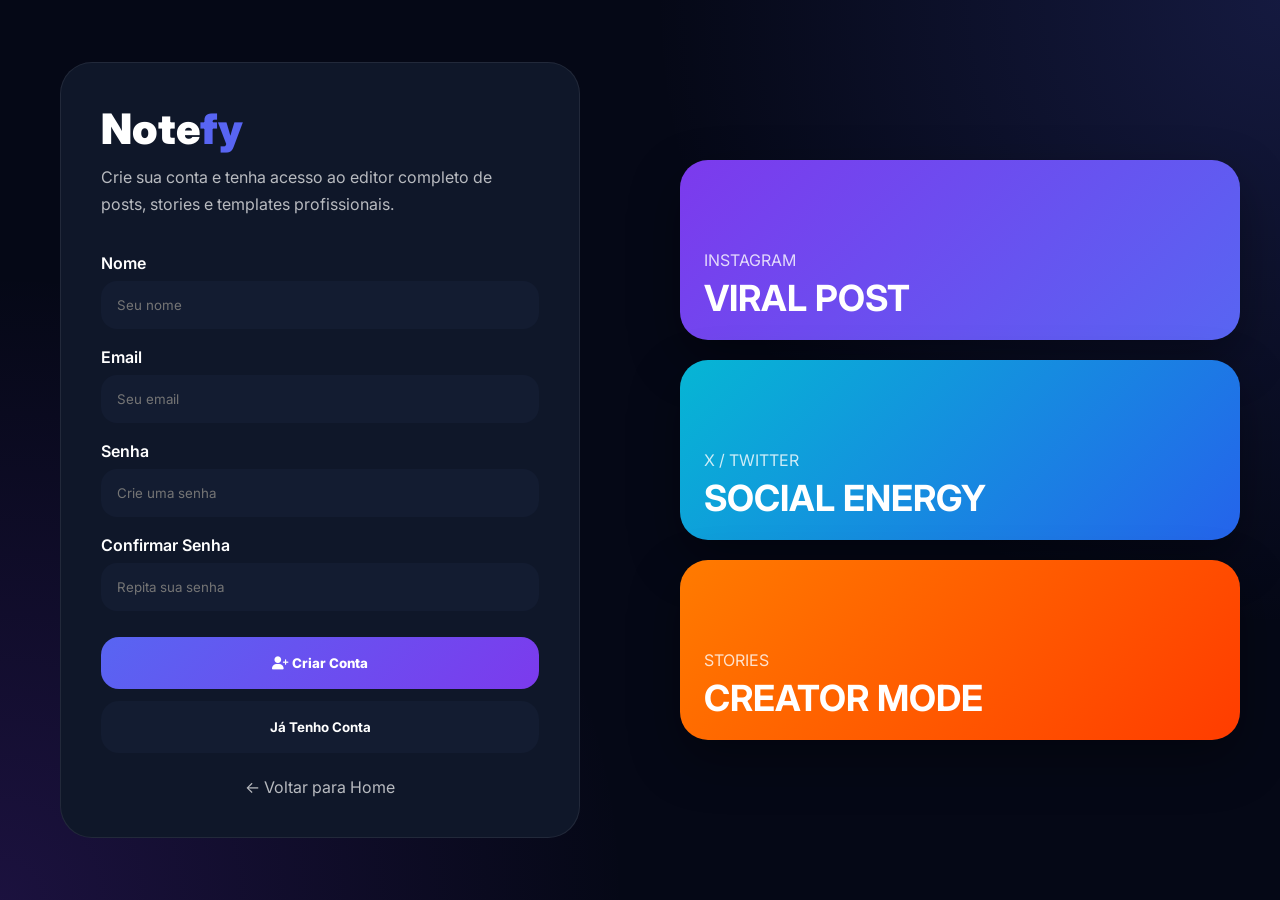
<file: PAGINA_DE_LOGIN/cadastro.html>
<!DOCTYPE html>
<html lang="pt-br">
<head>

<meta charset="UTF-8">
<meta name="viewport" content="width=device-width, initial-scale=1.0">

<title>Criar Conta - Notefy Studio</title>

<link rel="stylesheet" href="style.css">

<link
rel="stylesheet"
href="https://cdnjs.cloudflare.com/ajax/libs/font-awesome/6.5.1/css/all.min.css">

<style>

*{
    margin:0;
    padding:0;
    box-sizing:border-box;
}

body{
    min-height:100vh;
    background:
    radial-gradient(circle at top right,#5865f230,transparent 40%),
    radial-gradient(circle at bottom left,#7c3aed30,transparent 40%),
    #050816;
    font-family:Inter,sans-serif;
    color:white;
}

.register-layout{
    min-height:100vh;
    display:grid;
    grid-template-columns:1fr 1fr;
}

.register-left{
    display:flex;
    justify-content:center;
    align-items:center;
    padding:40px;
}

.register-card{
    width:100%;
    max-width:520px;
    background:#0f1729;
    border:1px solid rgba(255,255,255,.08);
    border-radius:32px;
    padding:40px;
}

.logo{
    font-size:42px;
    font-weight:900;
    margin-bottom:10px;
}

.logo span{
    color:#5865f2;
}

.subtitle{
    opacity:.7;
    line-height:1.7;
    margin-bottom:35px;
}

.input-group{
    margin-bottom:18px;
}

.input-group label{
    display:block;
    margin-bottom:8px;
    font-weight:600;
}

.input-group input{
    width:100%;
    border:none;
    outline:none;
    background:#131c31;
    color:white;
    padding:16px;
    border-radius:16px;
}

.primary-btn{
    width:100%;
    padding:18px;
    border:none;
    border-radius:18px;
    cursor:pointer;
    font-weight:800;
    color:white;
    background:
    linear-gradient(
        135deg,
        #5865f2,
        #7c3aed
    );
    margin-top:8px;
}

.secondary-btn{
    width:100%;
    padding:18px;
    border:none;
    border-radius:18px;
    cursor:pointer;
    font-weight:700;
    color:white;
    background:#131c31;
    margin-top:12px;
}

.bottom-link{
    text-align:center;
    margin-top:24px;
}

.bottom-link a{
    color:white;
    text-decoration:none;
    opacity:.7;
}

.register-right{
    display:flex;
    justify-content:center;
    align-items:center;
    padding:40px;
}

.showcase{
    width:100%;
    max-width:600px;
    display:grid;
    gap:20px;
}

.show-card{
    height:180px;
    border-radius:28px;
    overflow:hidden;
    position:relative;
    padding:24px;
    display:flex;
    flex-direction:column;
    justify-content:flex-end;
    box-shadow:
    0 20px 50px rgba(0,0,0,.35);
}

.card-1{
    background:
    linear-gradient(
        135deg,
        #7c3aed,
        #5865f2
    );
}

.card-2{
    background:
    linear-gradient(
        135deg,
        #06b6d4,
        #2563eb
    );
}

.card-3{
    background:
    linear-gradient(
        135deg,
        #ff7b00,
        #ff3c00
    );
}

.show-card span{
    opacity:.8;
}

.show-card h2{
    margin-top:10px;
    font-size:36px;
    line-height:1;
}

@media(max-width:1000px){

    .register-layout{
        grid-template-columns:1fr;
    }

    .register-right{
        display:none;
    }

}

</style>

</head>

<body>

<div class="register-layout">

    <div class="register-left">

        <div class="register-card">

            <div class="logo">
                Note<span>fy</span>
            </div>

            <p class="subtitle">
                Crie sua conta e tenha acesso ao editor
                completo de posts, stories e templates
                profissionais.
            </p>

            <div class="input-group">

                <label>Nome</label>

                <input
                type="text"
                id="nome"
                placeholder="Seu nome">

            </div>

            <div class="input-group">

                <label>Email</label>

                <input
                type="email"
                id="email"
                placeholder="Seu email">

            </div>

            <div class="input-group">

                <label>Senha</label>

                <input
                type="password"
                id="senha"
                placeholder="Crie uma senha">

            </div>

            <div class="input-group">

                <label>Confirmar Senha</label>

                <input
                type="password"
                id="confirmarSenha"
                placeholder="Repita sua senha">

            </div>

            <button
            class="primary-btn"
            onclick="criarConta()">

                <i class="fa-solid fa-user-plus"></i>
                Criar Conta

            </button>

            <button
            class="secondary-btn"
            onclick="window.location.href='login.index.html'">

                Já Tenho Conta

            </button>

            <div class="bottom-link">

                <a href="/index.html">
                    ← Voltar para Home
                </a>

            </div>

        </div>

    </div>

    <div class="register-right">

        <div class="showcase">

            <div class="show-card card-1">

                <span>INSTAGRAM</span>

                <h2>
                    VIRAL
                    POST
                </h2>

            </div>

            <div class="show-card card-2">

                <span>X / TWITTER</span>

                <h2>
                    SOCIAL
                    ENERGY
                </h2>

            </div>

            <div class="show-card card-3">

                <span>STORIES</span>

                <h2>
                    CREATOR
                    MODE
                </h2>

            </div>

        </div>

    </div>

</div>

<script src="script.js"></script>

</body>
</html>
</file>
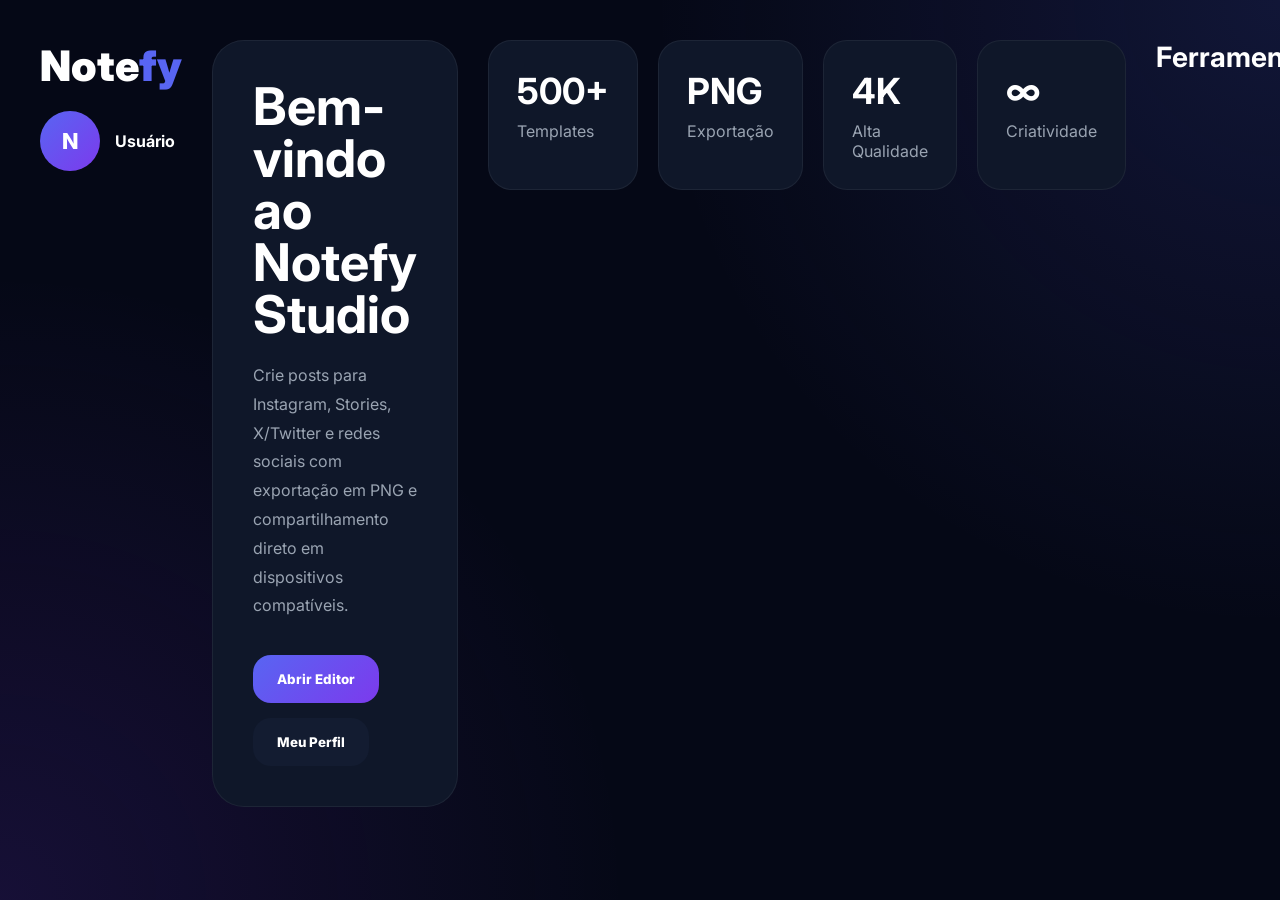
<file: PAGINA_DE_LOGIN/dashboard.html>
<!DOCTYPE html>
<html lang="pt-br">
<head>

<meta charset="UTF-8">
<meta name="viewport" content="width=device-width, initial-scale=1.0">

<title>Dashboard - Notefy Studio</title>

<link rel="stylesheet" href="style.css">

<link
rel="stylesheet"
href="https://cdnjs.cloudflare.com/ajax/libs/font-awesome/6.5.1/css/all.min.css">

<style>

body{
    min-height:100vh;
    padding:40px;
}

.dashboard{

    max-width:1400px;
    margin:0 auto;

}

.topbar{

    display:flex;
    justify-content:space-between;
    align-items:center;
    gap:20px;
    margin-bottom:35px;
    flex-wrap:wrap;

}

.brand{

    font-size:42px;
    font-weight:900;

}

.brand span{

    color:#5865f2;

}

.user-box{

    display:flex;
    align-items:center;
    gap:15px;

}

.avatar{

    width:60px;
    height:60px;

    border-radius:50%;

    background:
    linear-gradient(
        135deg,
        #5865f2,
        #7c3aed
    );

    display:flex;
    align-items:center;
    justify-content:center;

    font-weight:800;
    font-size:22px;

}

.hero{

    background:#0f1729;

    border-radius:32px;

    padding:40px;

    border:1px solid rgba(255,255,255,.06);

    margin-bottom:35px;

}

.hero h1{

    font-size:52px;

    line-height:1;

    margin-bottom:20px;

}

.hero p{

    color:#9aa4b2;

    max-width:700px;

    line-height:1.8;

}

.stats{

    display:grid;

    grid-template-columns:
    repeat(4,1fr);

    gap:20px;

    margin-bottom:35px;

}

.stat{

    background:#0f1729;

    border-radius:24px;

    padding:28px;

    border:1px solid rgba(255,255,255,.06);

}

.stat h2{

    font-size:36px;

    margin-bottom:8px;

}

.stat p{

    color:#9aa4b2;

}

.section-title{

    font-size:28px;

    margin-bottom:20px;

}

.tools{

    display:grid;

    grid-template-columns:
    repeat(4,1fr);

    gap:20px;

    margin-bottom:35px;

}

.tool-card{

    background:#0f1729;

    border-radius:28px;

    padding:30px;

    border:1px solid rgba(255,255,255,.06);

    cursor:pointer;

    transition:.25s;

}

.tool-card:hover{

    transform:
    translateY(-5px);

}

.tool-card i{

    font-size:42px;

    margin-bottom:20px;

}

.tool-card h3{

    margin-bottom:12px;

}

.tool-card p{

    color:#9aa4b2;

    line-height:1.6;

}

.templates{

    display:grid;

    grid-template-columns:
    repeat(4,1fr);

    gap:20px;

}

.template{

    border-radius:28px;

    overflow:hidden;

    background:#0f1729;

    border:1px solid rgba(255,255,255,.06);

}

.template-preview{

    height:220px;

    display:flex;

    align-items:center;

    justify-content:center;

    text-align:center;

    font-weight:900;

    font-size:34px;

}

.temp1{

    background:
    linear-gradient(
        135deg,
        #7c3aed,
        #5865f2
    );

}

.temp2{

    background:
    linear-gradient(
        135deg,
        #06b6d4,
        #2563eb
    );

}

.temp3{

    background:
    linear-gradient(
        135deg,
        #ff7b00,
        #ff3c00
    );

}

.temp4{

    background:
    linear-gradient(
        135deg,
        #000,
        #1a1a1a
    );

}

.template-info{

    padding:18px;

}

.template-info h4{

    margin-bottom:8px;

}

.template-info p{

    color:#9aa4b2;

    font-size:14px;

}

.actions{

    margin-top:35px;

    display:flex;

    gap:15px;

    flex-wrap:wrap;

}

.btn{

    border:none;

    border-radius:18px;

    padding:16px 24px;

    cursor:pointer;

    font-weight:800;

}

.btn-primary{

    background:
    linear-gradient(
        135deg,
        #5865f2,
        #7c3aed
    );

    color:white;

}

.btn-secondary{

    background:#131c31;

    color:white;

}

@media(max-width:1200px){

    .stats,
    .tools,
    .templates{

        grid-template-columns:
        repeat(2,1fr);

    }

}

@media(max-width:700px){

    .stats,
    .tools,
    .templates{

        grid-template-columns:1fr;

    }

    .hero h1{

        font-size:40px;

    }

}

</style>

</head>

<body>

<div class="dashboard">

    <div class="topbar">

        <div class="brand">

            Note<span>fy</span>

        </div>

        <div class="user-box">

            <div class="avatar" id="avatar">

                N

            </div>

            <div>

                <strong id="userName">

                    Usuário

                </strong>

            </div>

        </div>

    </div>

    <section class="hero">

        <h1>

            Bem-vindo ao
            Notefy Studio

        </h1>

        <p>

            Crie posts para Instagram,
            Stories, X/Twitter e redes sociais
            com exportação em PNG e
            compartilhamento direto em dispositivos compatíveis.

        </p>

        <div class="actions">

            <button
            class="btn btn-primary"
            onclick="window.location.href='notas.index.html'">

                Abrir Editor

            </button>

            <button
            class="btn btn-secondary"
            onclick="window.location.href='perfil_usuario/perfil.index.html'">

                Meu Perfil

            </button>

        </div>

    </section>

    <div class="stats">

        <div class="stat">

            <h2>500+</h2>

            <p>Templates</p>

        </div>

        <div class="stat">

            <h2>PNG</h2>

            <p>Exportação</p>

        </div>

        <div class="stat">

            <h2>4K</h2>

            <p>Alta Qualidade</p>

        </div>

        <div class="stat">

            <h2>∞</h2>

            <p>Criatividade</p>

        </div>

    </div>

    <h2 class="section-title">

        Ferramentas

    </h2>

    <div class="tools">

        <div
        class="tool-card"
        onclick="window.location.href='notas.index.html'">

            <i class="fa-solid fa-pen-ruler"></i>

            <h3>Editor Visual</h3>

            <p>
                Crie posts modernos e personalizados.
            </p>

        </div>

        <div class="tool-card">

            <i class="fa-brands fa-instagram"></i>

            <h3>Instagram</h3>

            <p>
                Templates otimizados para feed.
            </p>

        </div>

        <div class="tool-card">

            <i class="fa-brands fa-x-twitter"></i>

            <h3>X / Twitter</h3>

            <p>
                Tweets visuais e virais.
            </p>

        </div>

        <div class="tool-card">

            <i class="fa-solid fa-mobile-screen"></i>

            <h3>Stories</h3>

            <p>
                Formato vertical profissional.
            </p>

        </div>

    </div>

    <h2 class="section-title">

        Templates em Destaque

    </h2>

    <div class="templates">

        <div class="template">

            <div class="template-preview temp1">
                VIRAL POST
            </div>

            <div class="template-info">

                <h4>Purple Viral</h4>

                <p>Template premium para Instagram.</p>

            </div>

        </div>

        <div class="template">

            <div class="template-preview temp2">
                STORY PACK
            </div>

            <div class="template-info">

                <h4>Neon Story</h4>

                <p>Stories modernos e elegantes.</p>

            </div>

        </div>

        <div class="template">

            <div class="template-preview temp3">
                CREATOR
            </div>

            <div class="template-info">

                <h4>Creator Orange</h4>

                <p>Ideal para lançamentos e anúncios.</p>

            </div>

        </div>

        <div class="template">

            <div class="template-preview temp4">
                LUXURY
            </div>

            <div class="template-info">

                <h4>Dark Luxury</h4>

                <p>Visual premium minimalista.</p>

            </div>

        </div>

    </div>

</div>

<script src="script.js"></script>

<script>

const nome =
localStorage.getItem(
    "notefy_nome"
);

if(nome){

    document.getElementById(
        "userName"
    ).innerHTML =
    nome;

    document.getElementById(
        "avatar"
    ).innerHTML =
    nome.charAt(0)
    .toUpperCase();

}

</script>

</body>
</html>
</file>
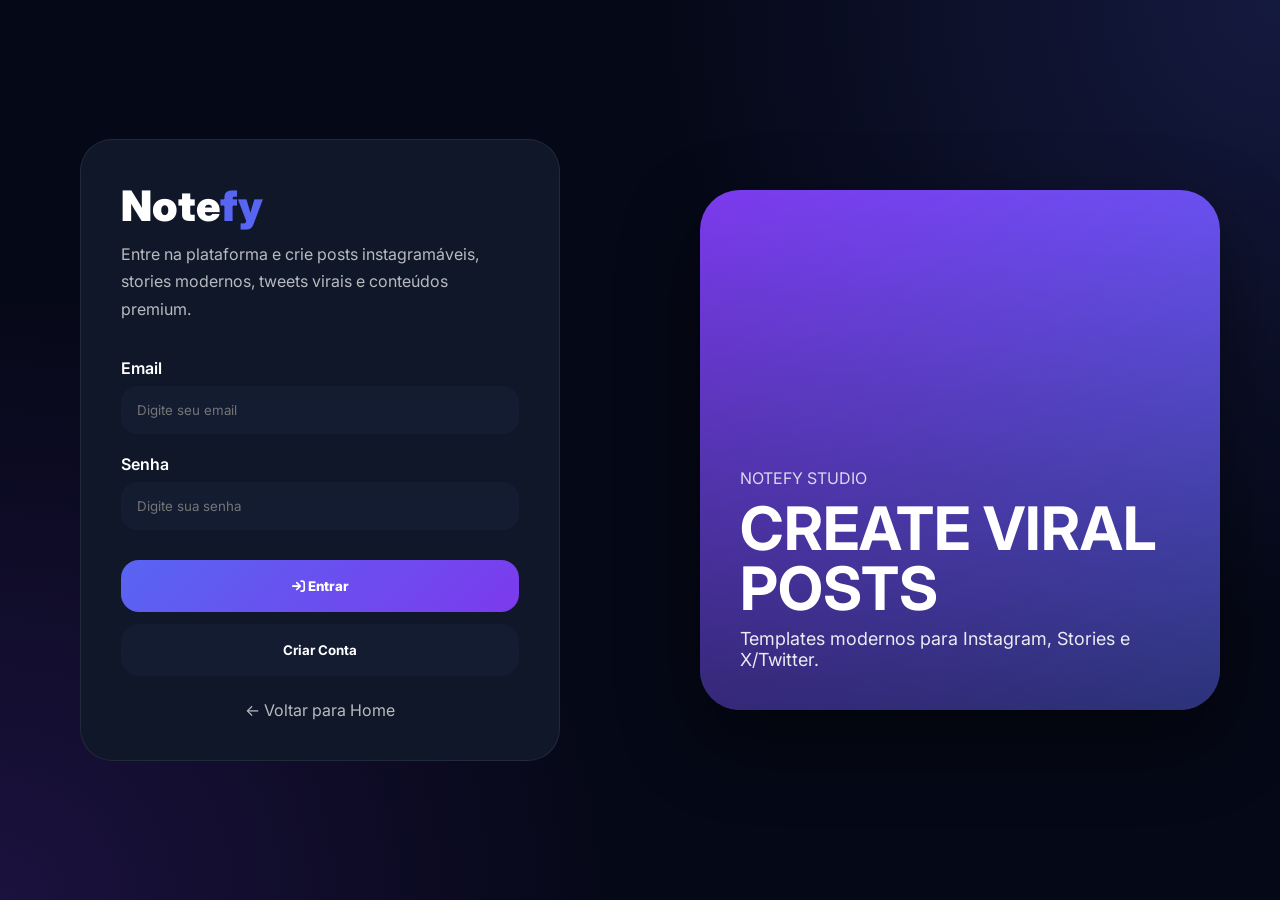
<file: PAGINA_DE_LOGIN/login.index.html>
<!DOCTYPE html>
<html lang="pt-br">
<head>

<meta charset="UTF-8">
<meta name="viewport" content="width=device-width, initial-scale=1.0">

<title>Entrar - Notefy Studio</title>

<link rel="stylesheet" href="style.css">

<link
rel="stylesheet"
href="https://cdnjs.cloudflare.com/ajax/libs/font-awesome/6.5.1/css/all.min.css">

<style>

*{
    margin:0;
    padding:0;
    box-sizing:border-box;
}

body{
    min-height:100vh;
    background:
    radial-gradient(circle at top right,#5865f230,transparent 40%),
    radial-gradient(circle at bottom left,#7c3aed30,transparent 40%),
    #050816;
    font-family:Inter,sans-serif;
    color:white;
}

.login-layout{
    min-height:100vh;
    display:grid;
    grid-template-columns:1fr 1fr;
}

.login-left{
    display:flex;
    justify-content:center;
    align-items:center;
    padding:40px;
}

.login-card{
    width:100%;
    max-width:480px;
    background:#0f1729;
    border:1px solid rgba(255,255,255,.08);
    border-radius:32px;
    padding:40px;
    backdrop-filter:blur(20px);
}

.logo{
    font-size:42px;
    font-weight:900;
    margin-bottom:10px;
}

.logo span{
    color:#5865f2;
}

.subtitle{
    opacity:.7;
    line-height:1.7;
    margin-bottom:35px;
}

.input-group{
    margin-bottom:20px;
}

.input-group label{
    display:block;
    margin-bottom:8px;
    font-weight:600;
}

.input-group input{
    width:100%;
    border:none;
    outline:none;
    background:#131c31;
    color:white;
    padding:16px;
    border-radius:16px;
}

.primary-btn{
    width:100%;
    padding:18px;
    border:none;
    border-radius:18px;
    cursor:pointer;
    font-weight:800;
    color:white;
    background:
    linear-gradient(
        135deg,
        #5865f2,
        #7c3aed
    );
    margin-top:10px;
}

.secondary-btn{
    width:100%;
    margin-top:12px;
    padding:18px;
    border:none;
    border-radius:18px;
    cursor:pointer;
    font-weight:700;
    color:white;
    background:#131c31;
}

.bottom-link{
    text-align:center;
    margin-top:24px;
}

.bottom-link a{
    color:white;
    text-decoration:none;
    opacity:.7;
}

.login-right{
    display:flex;
    justify-content:center;
    align-items:center;
    padding:50px;
}

.preview-card{
    width:100%;
    max-width:520px;
    aspect-ratio:1/1;
    border-radius:40px;
    overflow:hidden;
    background:
    linear-gradient(
        135deg,
        #7c3aed,
        #5865f2
    );
    position:relative;
    box-shadow:
    0 30px 80px rgba(0,0,0,.45);
}

.preview-overlay{
    position:absolute;
    inset:0;
    background:
    linear-gradient(
        to top,
        rgba(0,0,0,.5),
        transparent
    );
}

.preview-content{
    position:absolute;
    inset:0;
    display:flex;
    flex-direction:column;
    justify-content:flex-end;
    padding:40px;
}

.preview-content span{
    opacity:.8;
}

.preview-content h2{
    font-size:60px;
    line-height:1;
    margin:10px 0;
}

.preview-content p{
    font-size:18px;
    opacity:.9;
}

@media(max-width:1000px){

    .login-layout{
        grid-template-columns:1fr;
    }

    .login-right{
        display:none;
    }

}

</style>

</head>

<body>

<div class="login-layout">

    <div class="login-left">

        <div class="login-card">

            <div class="logo">
                Note<span>fy</span>
            </div>

            <p class="subtitle">
                Entre na plataforma e crie posts
                instagramáveis, stories modernos,
                tweets virais e conteúdos premium.
            </p>

            <div class="input-group">

                <label>Email</label>

                <input
                type="email"
                id="email"
                placeholder="Digite seu email">

            </div>

            <div class="input-group">

                <label>Senha</label>

                <input
                type="password"
                id="senha"
                placeholder="Digite sua senha">

            </div>

            <button
            class="primary-btn"
            onclick="fazerLogin()">

                <i class="fa-solid fa-arrow-right-to-bracket"></i>
                Entrar

            </button>

            <button
            class="secondary-btn"
            onclick="window.location.href='cadastro.html'">

                Criar Conta

            </button>

            <div class="bottom-link">

                <a href="/index.html">
                    ← Voltar para Home
                </a>

            </div>

        </div>

    </div>

    <div class="login-right">

        <div class="preview-card">

            <div class="preview-overlay"></div>

            <div class="preview-content">

                <span>
                    NOTEFY STUDIO
                </span>

                <h2>
                    CREATE
                    VIRAL
                    POSTS
                </h2>

                <p>
                    Templates modernos para Instagram,
                    Stories e X/Twitter.
                </p>

            </div>

        </div>

    </div>

</div>

<script src="script.js"></script>

</body>
</html>
</file>
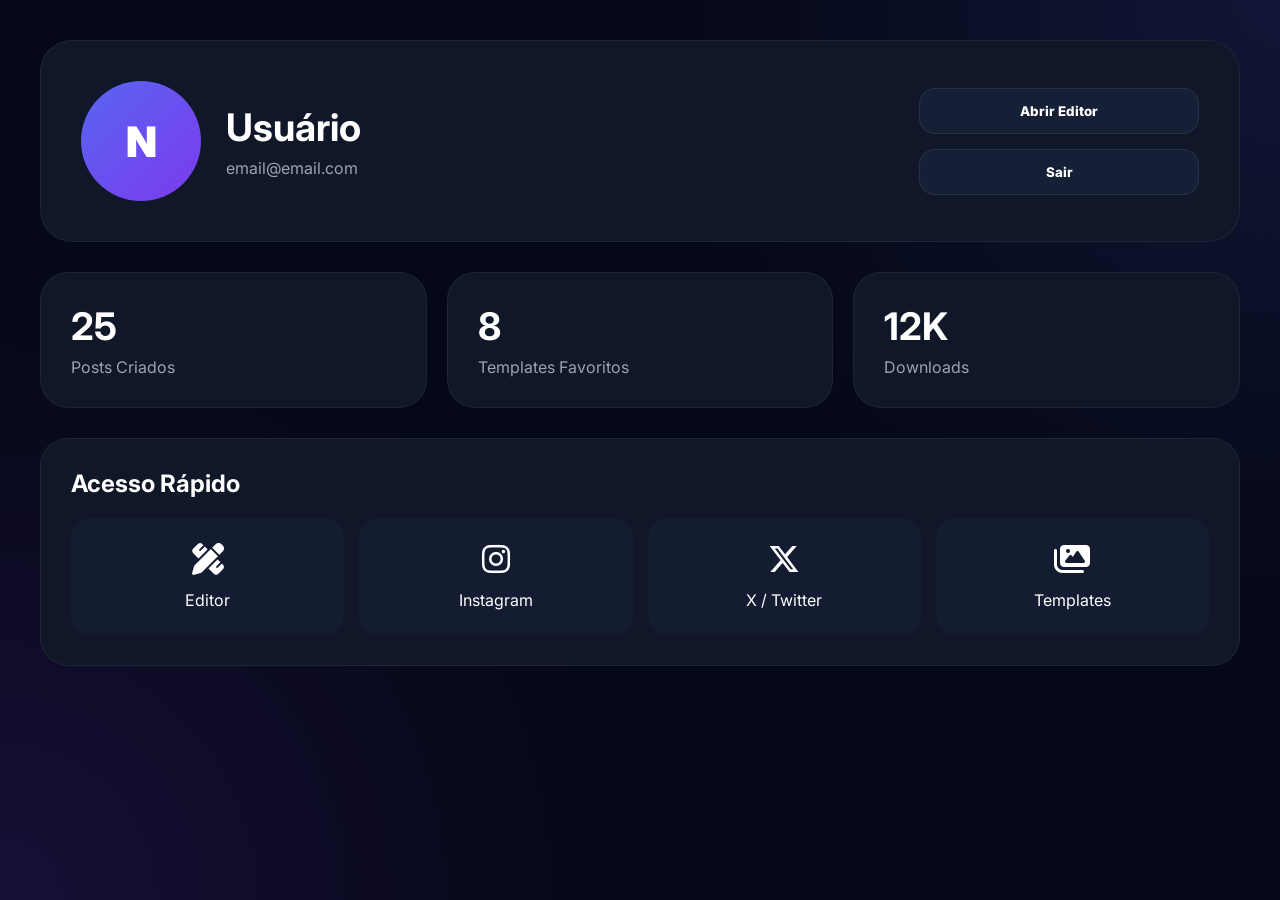
<file: PAGINA_DE_LOGIN/perfil_usuario/perfil.index.html>
<!DOCTYPE html>
<html lang="pt-br">
<head>

<meta charset="UTF-8">
<meta name="viewport" content="width=device-width, initial-scale=1.0">

<title>Perfil - Notefy Studio</title>

<link rel="stylesheet" href="../style.css">

<link
rel="stylesheet"
href="https://cdnjs.cloudflare.com/ajax/libs/font-awesome/6.5.1/css/all.min.css">

<style>

body{

    min-height:100vh;

    padding:40px;

}

.profile-container{

    max-width:1200px;

    margin:0 auto;

}

.profile-header{

    background:#0f1729;

    border:1px solid rgba(255,255,255,.06);

    border-radius:32px;

    padding:40px;

    display:flex;

    justify-content:space-between;

    align-items:center;

    gap:30px;

    flex-wrap:wrap;

}

.profile-left{

    display:flex;

    align-items:center;

    gap:25px;

}

.avatar{

    width:120px;

    height:120px;

    border-radius:50%;

    background:
    linear-gradient(
        135deg,
        #5865f2,
        #7c3aed
    );

    display:flex;

    align-items:center;

    justify-content:center;

    font-size:42px;

    font-weight:900;

}

.profile-info h1{

    font-size:38px;

    margin-bottom:8px;

}

.profile-info p{

    color:#9aa4b2;

}

.profile-actions{

    display:flex;

    gap:15px;

    flex-wrap:wrap;

}

.btn{

    border:none;

    border-radius:18px;

    padding:16px 24px;

    cursor:pointer;

    font-weight:800;

}

.btn-primary{

    background:
    linear-gradient(
        135deg,
        #5865f2,
        #7c3aed
    );

    color:white;

}

.btn-secondary{

    background:#131c31;

    color:white;

}

.stats{

    margin-top:30px;

    display:grid;

    grid-template-columns:
    repeat(3,1fr);

    gap:20px;

}

.stat-card{

    background:#0f1729;

    border-radius:28px;

    padding:30px;

    border:1px solid rgba(255,255,255,.06);

}

.stat-card h2{

    font-size:38px;

    margin-bottom:8px;

}

.stat-card p{

    color:#9aa4b2;

}

.quick-actions{

    margin-top:30px;

    background:#0f1729;

    border-radius:28px;

    padding:30px;

    border:1px solid rgba(255,255,255,.06);

}

.quick-actions h2{

    margin-bottom:20px;

}

.action-grid{

    display:grid;

    grid-template-columns:
    repeat(4,1fr);

    gap:15px;

}

.action-card{

    background:#131c31;

    border-radius:20px;

    padding:25px;

    text-align:center;

    cursor:pointer;

    transition:.25s;

}

.action-card:hover{

    transform:
    translateY(-4px);

}

.action-card i{

    font-size:32px;

    margin-bottom:15px;

}

@media(max-width:900px){

    .stats{

        grid-template-columns:1fr;

    }

    .action-grid{

        grid-template-columns:1fr 1fr;

    }

}

@media(max-width:600px){

    .action-grid{

        grid-template-columns:1fr;

    }

}

</style>

</head>

<body>

<div class="profile-container">

    <div class="profile-header">

        <div class="profile-left">

            <div class="avatar">

                N

            </div>

            <div class="profile-info">

                <h1 id="profileName">

                    Usuário

                </h1>

                <p id="profileEmail">

                    email@email.com

                </p>

            </div>

        </div>

        <div class="profile-actions">

            <button
            class="btn btn-primary"
            onclick="window.location.href='../notas.index.html'">

                Abrir Editor

            </button>

            <button
            class="btn btn-secondary"
            onclick="logout()">

                Sair

            </button>

        </div>

    </div>

    <div class="stats">

        <div class="stat-card">

            <h2>25</h2>

            <p>Posts Criados</p>

        </div>

        <div class="stat-card">

            <h2>8</h2>

            <p>Templates Favoritos</p>

        </div>

        <div class="stat-card">

            <h2>12K</h2>

            <p>Downloads</p>

        </div>

    </div>

    <div class="quick-actions">

        <h2>

            Acesso Rápido

        </h2>

        <div class="action-grid">

            <div
            class="action-card"
            onclick="window.location.href='../notas.index.html'">

                <i class="fa-solid fa-pen-ruler"></i>

                <p>Editor</p>

            </div>

            <div class="action-card">

                <i class="fa-brands fa-instagram"></i>

                <p>Instagram</p>

            </div>

            <div class="action-card">

                <i class="fa-brands fa-x-twitter"></i>

                <p>X / Twitter</p>

            </div>

            <div class="action-card">

                <i class="fa-solid fa-images"></i>

                <p>Templates</p>

            </div>

        </div>

    </div>

</div>

<script src="../script.js"></script>

<script>

const nome =
localStorage.getItem(
    "notefy_nome"
);

const email =
localStorage.getItem(
    "notefy_email"
);

if(nome){

    document.getElementById(
        "profileName"
    ).innerHTML = nome;

    document.querySelector(
        ".avatar"
    ).innerHTML =
    nome.charAt(0)
    .toUpperCase();

}

if(email){

    document.getElementById(
        "profileEmail"
    ).innerHTML = email;

}

</script>

</body>
</html>
</file>
<file: PAGINA_DE_LOGIN/style.css>
@import url('https://fonts.googleapis.com/css2?family=Inter:wght@300;400;500;600;700;800;900&display=swap');

:root {
  --bg: #050816;
  --bg2: #0b1020;

  --card: #0f1729;
  --card2: #131c31;

  --primary: #5865f2;
  --secondary: #2563eb;

  --purple: #7c3aed;
  --cyan: #06b6d4;

  --text: #ffffff;
  --muted: #9aa4b2;

  --success: #22c55e;
  --danger: #ef4444;

  --radius: 24px;
}

* {
  margin: 0;
  padding: 0;
  box-sizing: border-box;
}

html {
  scroll-behavior: smooth;
}

body {
  font-family: 'Inter', sans-serif;

  background:
    radial-gradient(
      circle at top right,
      rgba(88, 101, 242, 0.15),
      transparent 40%
    ),
    radial-gradient(
      circle at bottom left,
      rgba(124, 58, 237, 0.15),
      transparent 40%
    ),
    var(--bg);

  color: var(--text);

  min-height: 100vh;

  overflow-x: hidden;
}

/* ========================================
SCROLLBAR
======================================== */

::-webkit-scrollbar {
  width: 10px;
}

::-webkit-scrollbar-track {
  background: #0b1020;
}

::-webkit-scrollbar-thumb {
  background: linear-gradient(var(--primary), var(--purple));

  border-radius: 20px;
}

/* ========================================
LINKS
======================================== */

a {
  color: inherit;

  text-decoration: none;
}

/* ========================================
BUTTONS
======================================== */

button {
  font-family: 'Inter', sans-serif;
}

.primary-btn {
  background: linear-gradient(135deg, var(--primary), var(--purple));

  color: white;

  border: none;

  transition: 0.25s;
}

.primary-btn:hover {
  transform: translateY(-2px);
}

.secondary-btn {
  background: #131c31;

  color: white;

  border: none;

  transition: 0.25s;
}

.secondary-btn:hover {
  transform: translateY(-2px);
}

/* ========================================
TOAST
======================================== */

.toast-notefy {
  position: fixed;

  right: 20px;

  bottom: 20px;

  background: var(--card2);

  border: 1px solid rgba(255, 255, 255, 0.08);

  padding: 16px 20px;

  border-radius: 18px;

  color: white;

  z-index: 999999;

  box-shadow: 0 20px 50px rgba(0, 0, 0, 0.4);

  animation: toastIn 0.25s ease;
}

@keyframes toastIn {
  from {
    opacity: 0;

    transform: translateY(20px);
  }

  to {
    opacity: 1;

    transform: translateY(0);
  }
}

/* ========================================
CARDS
======================================== */

.card {
  background: var(--card);

  border-radius: var(--radius);

  border: 1px solid rgba(255, 255, 255, 0.06);

  backdrop-filter: blur(20px);
}

/* ========================================
INPUTS
======================================== */

input,
textarea,
select {
  font-family: 'Inter', sans-serif;
}

input:focus,
textarea:focus,
select:focus {
  outline: none;
}

/* ========================================
ANIMAÇÕES
======================================== */

.float-animation {
  animation: floatAnimation 6s ease-in-out infinite;
}

@keyframes floatAnimation {
  0% {
    transform: translateY(0px);
  }

  50% {
    transform: translateY(-10px);
  }

  100% {
    transform: translateY(0px);
  }
}

.fade-in {
  animation: fadeIn 0.4s ease;
}

@keyframes fadeIn {
  from {
    opacity: 0;

    transform: translateY(15px);
  }

  to {
    opacity: 1;

    transform: translateY(0);
  }
}

/* ========================================
UTILITY
======================================== */

.text-center {
  text-align: center;
}

.hidden {
  display: none !important;
}

.w-full {
  width: 100%;
}

.mt-1 {
  margin-top: 10px;
}

.mt-2 {
  margin-top: 20px;
}

.mt-3 {
  margin-top: 30px;
}

.mt-4 {
  margin-top: 40px;
}

.mb-1 {
  margin-bottom: 10px;
}

.mb-2 {
  margin-bottom: 20px;
}

.mb-3 {
  margin-bottom: 30px;
}

.mb-4 {
  margin-bottom: 40px;
}

/* ========================================
RESPONSIVO
======================================== */

@media (max-width: 768px) {
  body {
    font-size: 14px;
  }
}

#btn-perfil a {
  text-decoration: none;
  color: black;
}

#btn-perfil a:hover {
  cursor: pointer;
  color: #5865f2;
}

.upload-btn {
  width: 100%;
  height: 120px;

  display: flex;
  align-items: center;
  justify-content: center;

  text-align: center;

  background: #151f36;
  color: white;

  border: 2px dashed #5865f2;
  border-radius: 16px;

  cursor: pointer;
  transition: .3s;
}

.upload-btn:hover {
  background: #1d2845;
  border-color: #7c3aed;
}

.upload-btn i {
  font-size: 32px;
  margin-bottom: 10px;
  color: #5865f2;
}

/* PAINEL DIREITO / AÇÕES */

.right-panel,
.actions-panel,
.stats-panel,
.side-actions,
.profile-actions {
    display: flex !important;
    flex-direction: column;

    gap: 12px;

    width: 280px !important;

    min-width: 280px;

    opacity: 1 !important;
    visibility: visible !important;

    position: relative;
    z-index: 999;
}

/* BOTÕES */

.right-panel button,
.actions-panel button,
.stats-panel button,
.side-actions button,
.profile-actions button {

    width: 100%;

    padding: 14px;

    border-radius:16px;

    background:#151f36;

    color:white;

    border:1px solid rgba(255,255,255,.08);

    cursor:pointer;

    transition:.3s;
}

.right-panel button:hover,
.actions-panel button:hover,
.stats-panel button:hover,
.side-actions button:hover,
.profile-actions button:hover{

    background:#1d2845;

    transform:translateY(-2px);
}


/* garante que a coluna não suma */
.main-container,
.dashboard,
.content{
    display:flex;
    align-items:flex-start;
    justify-content:flex-start;

    gap:30px;

    width:100%;
}

/* conteúdo principal ocupa espaço */
.content-main{
    flex:1;
}

/* painel da direita fixo */
.right-panel{
    width:280px;
    min-width:280px;

    display:flex !important;
    flex-direction:column;

    gap:12px;

    visibility:visible !important;
    opacity:1 !important;
}


/* evita corte */

body{
 overflow-x:hidden;
}

.main-container{
 overflow:visible!important;
}

.hidden{
   display:none;
}

.right-panel.hidden{
   display:flex !important;
}
</file>
